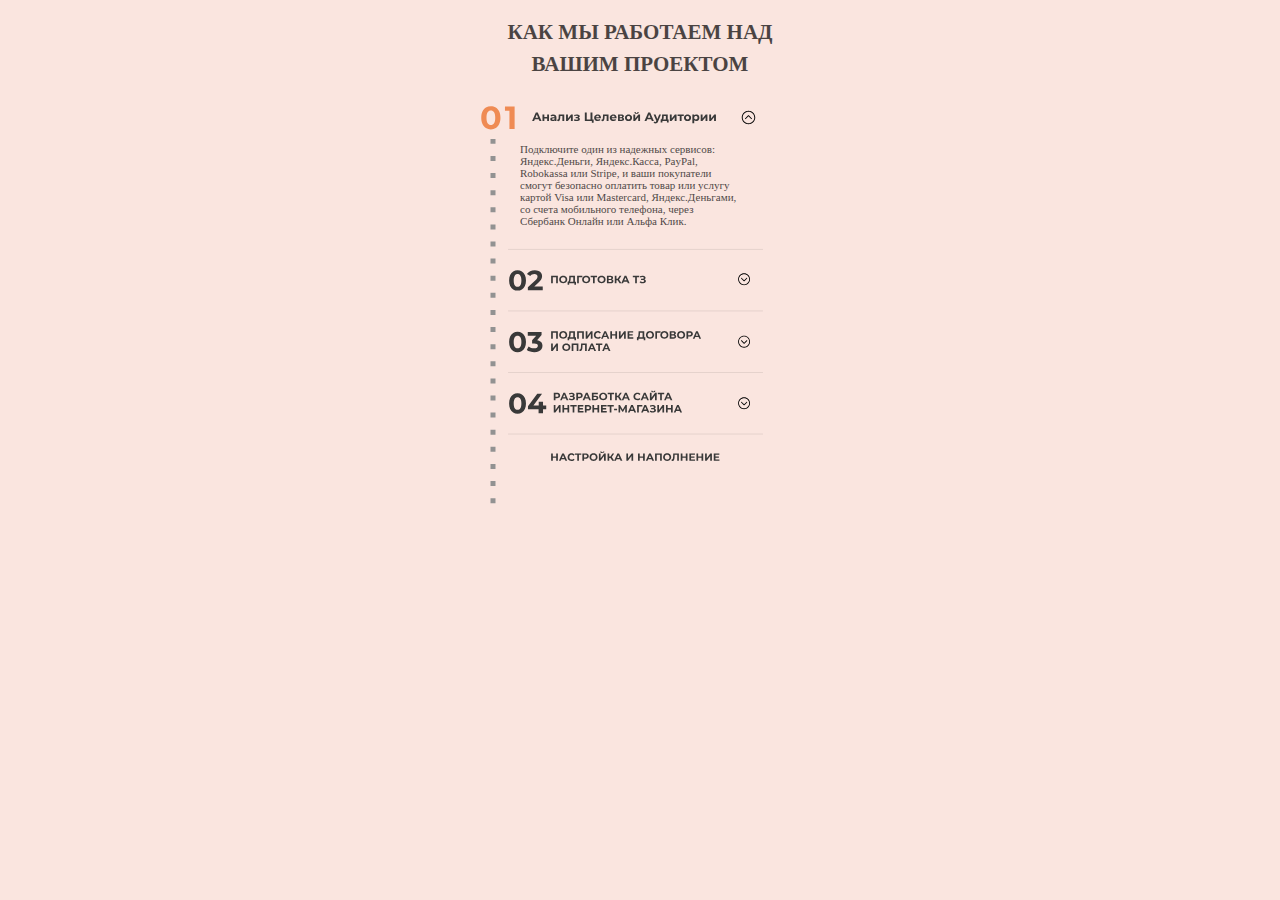
<file: components/mobile_spoiler/mobile.html>
<!DOCTYPE html>
<html lang="ru">

<head>
    <meta charset="UTF-8">
    <meta http-equiv="X-UA-Compatible" content="IE=edge">
    <meta name="viewport" content="width=device-width, initial-scale=1.0">
    <link rel="stylesheet" href="./mobile.css">
    <title>Mobile_spoiler</title>
</head>

<body>
    <section>
        <div class="container">
            <!-- <div class="mobile">
                <img src="./mobileImg/How we work mobile Spoiler.svg" alt="Spoiler">
            </div> -->
            <div class="mobile__title">
                <h2>КАК МЫ РАБОТАЕМ НАД <br> ВАШИМ ПРОЕКТОМ</h2>
            </div>
            <div class="mobile__img">
                <img src="./mobileImg/Group 2.svg" alt="Group">
            </div>
            <div>
                <img class="mobile__img__item" src="./mobileImg/Vector.svg" alt="Vector">
            </div>
            <div class="mobile__text">
                <p>Подключите один из надежных сервисов:<br> Яндекс.Деньги, Яндекс.Касса, PayPal,<br> Robokassa или
                    Stripe, и
                    ваши покупатели <br>смогут безопасно оплатить товар или услугу<br> картой Visa или Mastercard,
                    Яндекс.Деньгами,<br> со счета мобильного телефона, через <br>Сбербанк Онлайн или Альфа Клик.</p>
            </div>
            <div>
                <img class="mobile__img__items" src="./mobileImg/Group 8.svg" alt="Group">
            </div>
        </div>
    </section>

</body>

</html>
</file>
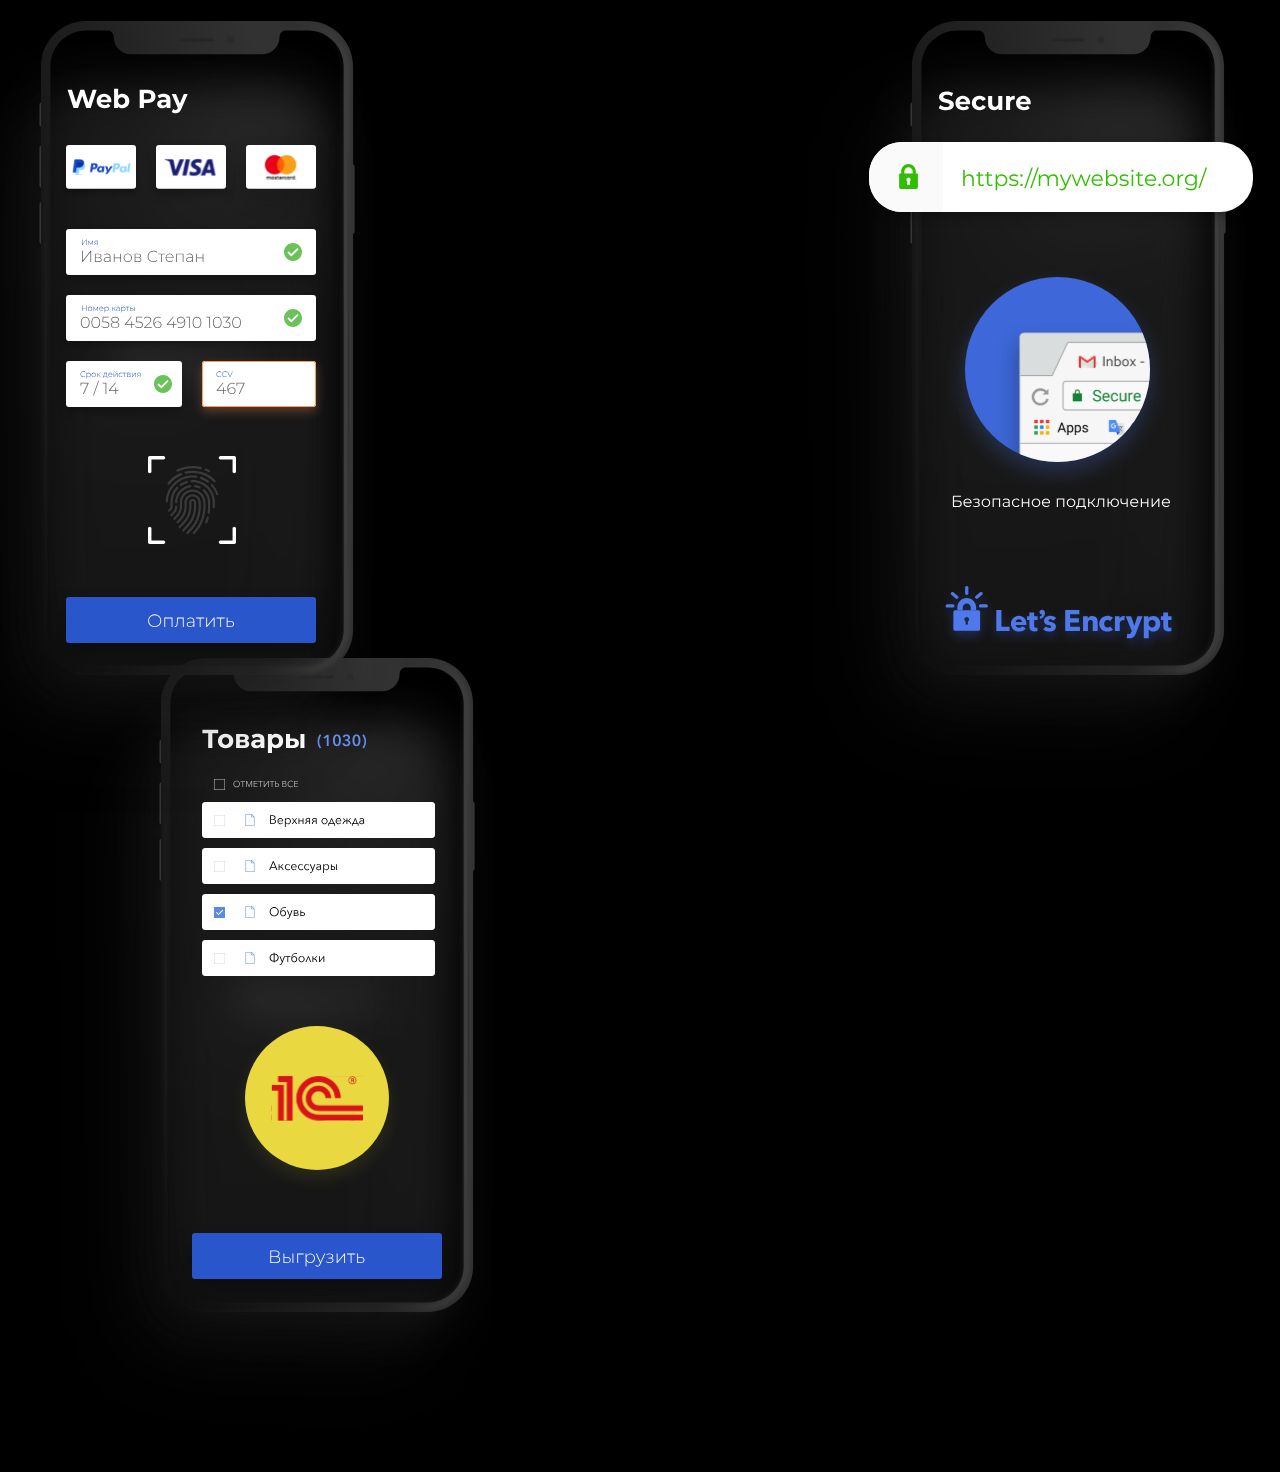
<file: components/phone_page/phone.html>
<!DOCTYPE html>
<html lang="ru">

<head>
    <meta charset="UTF-8">
    <meta http-equiv="X-UA-Compatible" content="IE=edge">
    <meta name="viewport" content="width=device-width, initial-scale=1.0">
    <link rel="stylesheet" href="./phone.css">
    <title>Features Img</title>
</head>

<body>
    <section>
        <div class="container">
            <div class="phone_page">

                <div class="phone__frame">
                    <div class="phone__item">
                        <img class="phone__item__img img1" src="./img/Phone Frame.svg" alt="Phone Frame">
                    </div>
                    <div class="phone__items">
                        <img class="phone__items__img items__img1" src="./img/Mockup ui.svg" alt="Mockup">
                    </div>
                </div>
                <div class="phone__frame2">
                    <div class="phone__item2">
                        <img class="phone__item__img img2" src="./img/Phone Frame.svg" alt="Phone Frame">
                    </div>
                    <div class="phone__items2">
                        <img class="phone__items__img items__img2" src="./img/Secure.svg" alt="Secure">
                    </div>
                </div>
                <div class="phone__frame3">
                    <div class="phone__item3">
                        <img class="phone__item__img img3" src="./img/Phone Frame.svg" alt="Phone Frame">
                    </div>
                    <div class="phone__items3">
                        <img class="phone__items__img items__img3" src="./img/Group 2.svg" alt="Group">
                    </div>
                </div>
            </div>
        </div>
    </section>

</body>

</html>
</file>
<file: components/mobile_spoiler/mobile.css>
body {
    background: #ee9e8a45;
}
.container {
    max-width: 320px;
    margin: 0 auto;
}
/* .mobile {
    width: 320px;
    height: 518px;
} */
.mobile__title {
    font-size: 14px;
    font-weight: 400px;
    line-height: 1.5;
    font-family: Montserrat;
    opacity: 0.7;
    text-align: center;
}
.mobile__text {
    font-size: 11px;
    font-family: Montserrat;
    opacity: 0.7;
    padding-left: 40px;
    margin-top: -376px;
}
.mobile__img {
    width: 276px;
    height: 40px;
}
.mobile__img__item {
    padding-left: 10px;
    height: 366px;
}

.mobile__img__items {
    height: 225px;
    padding-left: 28px;
    width: 255px;
}
</file>
<file: components/phone_page/phone.css>
/* phone_page */
body {
    background: #000;
}
.container {
    max-width: 1400px;
}
.phone_page {
    display: flex;
    justify-content: space-between;
    flex-wrap: wrap;
}
.phone__item {
    width: 300px;
    height: 635px;
    margin-left: -120px;
}
.phone__items {
    width: 250px;
    height: 560px;
    position: absolute;
    padding-left: 38px;
    padding-top: -28px;
    margin-top: -560px;
}
.phone__frame {
    position: relative;
}
.phone__frame2 {
    padding-left: 170px;
}
.phone__items2 {
    width: 250px;
    height: 560px;
    padding-left: 100px;
    margin-top: -750px;
}
.phone__items3 {
    width: 250px;
    height: 560px;
    padding-left: 164px;
    margin-top: -749px;
}
@media all and (max-width: 320px) {
    .img1 {
        width: 300px;
        height: 400px;
        margin-left: 116px;
    }
    .items__img1 {
        width: 250px;
        height: 270px;
        margin-left: 2px;
        margin-top: -40px;
    }
    .img2 {
        width: 300px;
        height: 400px;
        padding-left: 63px;
    }
    .items__img2 {
        width: 250px;
        height: 270px;
        margin-left: -2px;
        margin-top: 380px;
    }
    .img3 {
        width: 300px;
        height: 400px;
        padding-left: 112px;
        padding-top: 100px;
    }
    .items__img3 {
        width: 250px;
        height: 270px;
        margin-top: 383px;
    }
}
@media all and (max-width: 425px) {
    .phone__item {
        margin-left: -127px;
    }
    .phone__item2 {
        margin-top: 400px;
        margin-left: -300px;
        margin-left: -300px;
    }
    .phone__items2 {
        margin-left: -300px;
    }
    .img3 {
        margin-left: -176px;
    }
    .items__img3 {
        margin-left: -180px;
    }
}
@media all and (max-width: 768px) {
    .phone__item {
        width: 50px;
        height: 300px;
        margin-left: -133px;
    }
    .phone__items {
        width: 50px;
        height: 300px;
        position: absolute;
        padding-left: 33px;
        padding-top: -28px;
        margin-top: -223px;
    }

    .phone__items2 {
        padding-left: 117px;
    }
    .phone__item3 {
        margin-left: -128px;
    }
    .phone__items3 {
        margin-top: -750px;
        margin-left: -124px;
    }
}
@media all and (max-width: 1024px) {
    .phone__item3 {
        padding-left: 178px;
        padding-top: 50px;
    }
    .phone__items3 {
        width: 250px;
        height: 560px;
        padding-left: 338px;
        margin-top: -750px;
    }
}
</file>
